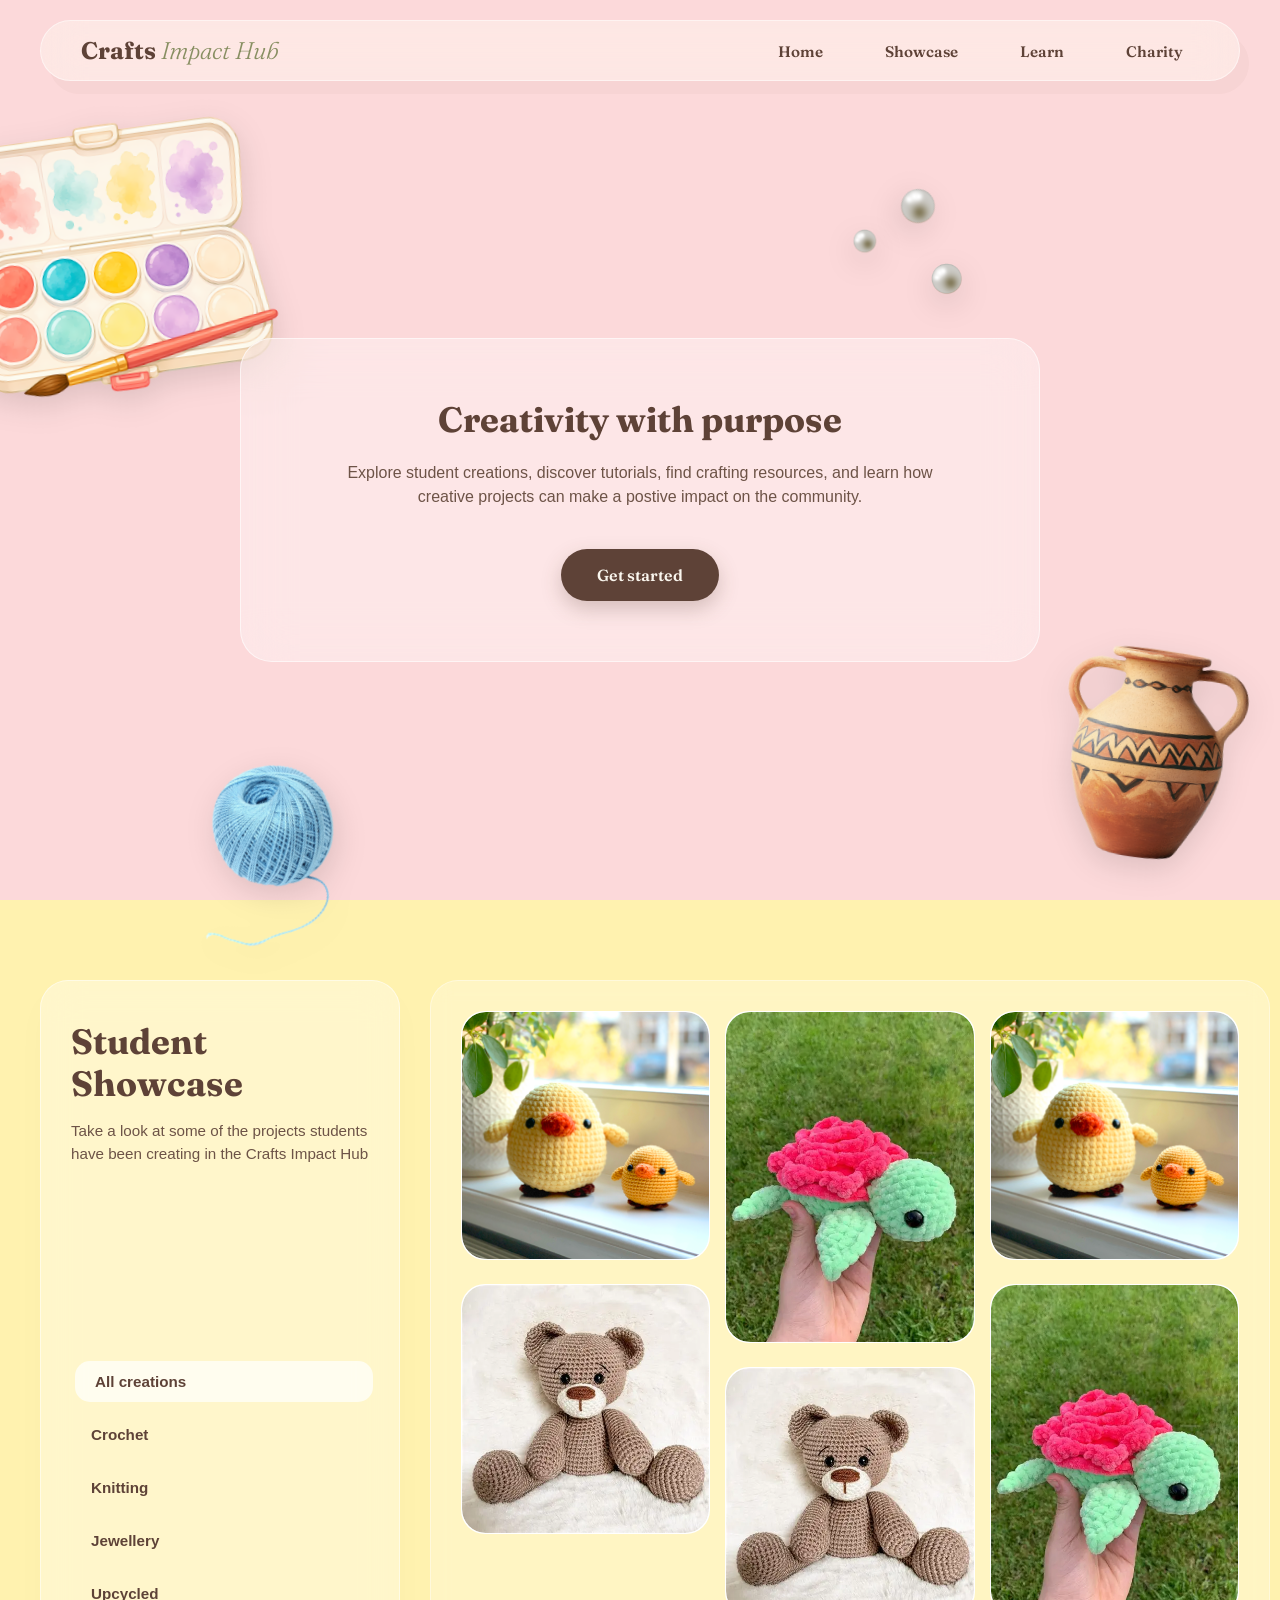
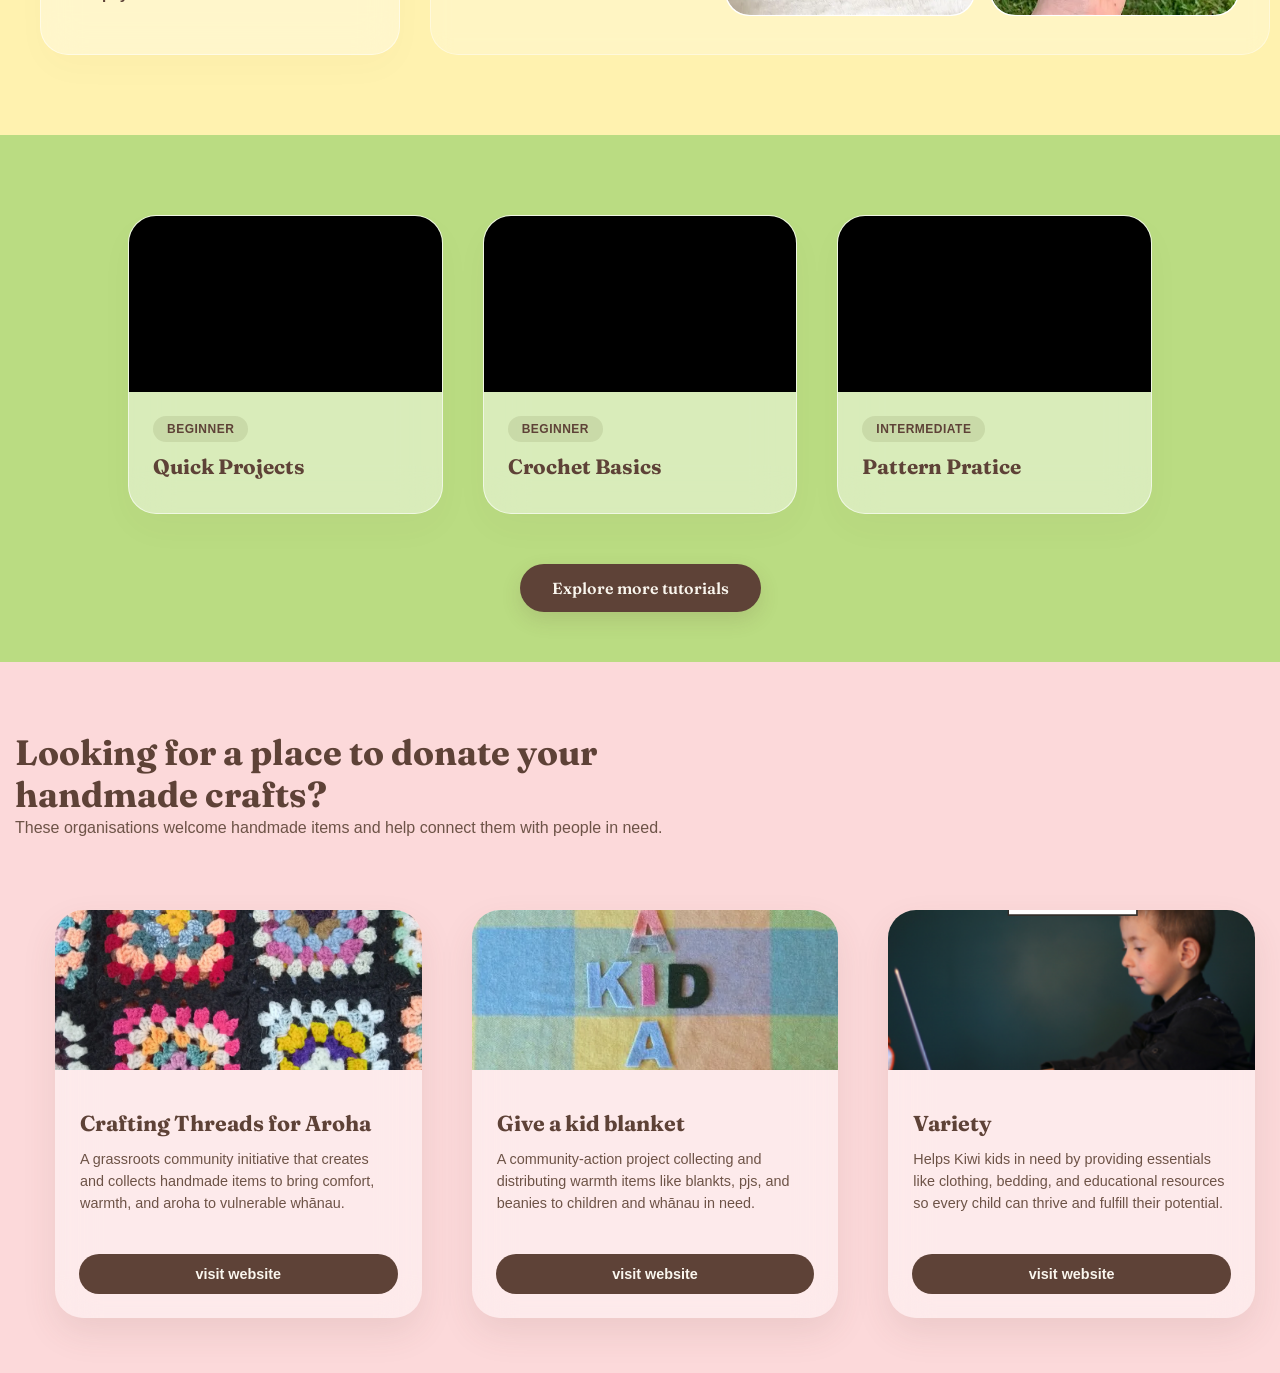
<file: index.html>
<!DOCTYPE html>
<html lang="en">
<head>
    <meta charset="UTF-8">
    <meta name="viewport" content="width=device-width, initial-scale=1.0">
    <title>Crafts Impact Hub Website</title>
<link rel="preconnect" href="https://fonts.googleapis.com">
<link rel="preconnect" href="https://fonts.gstatic.com" crossorigin>
<link href="https://fonts.googleapis.com/css2?family=Fraunces:wght@300;400;600;700;800&display=swap" rel="stylesheet">
    <link rel="stylesheet" href="css/style.css">
    <link rel="stylesheet" href="css/tutorials.css">
    <link rel="stylesheet" href="css/charity.css">

</head>
<body>

    <nav>
        <div class="navbar-container"> 
            <div class="navbar-glass">
            <div class="logo">
                Crafts <span>Impact Hub</span>
            </div>

            <ul class="nav-links">
                <li><a href="#hero">Home</a></li>
                <li><a href="#showcase">Showcase</a></li>
                <li><a href="#Tutorials">Learn</a></li>
                <li><a href="#charity">Charity</a></li>
            </ul>
        </div>
        </div>
    </nav>

    <section id="hero" class = "hero-container">
    <img src="images/hp_stickers/palette.png"
    alt="craft color palette" class="sticker sticker-palette"
    aria-hidden="true">

    <img src="images/hp_stickers/pottery.png"
    alt="pottery pot" class="sticker sticker-pottery"
    aria-hidden="true">

    <img src="images/hp_stickers/pearls.png"
    alt="white pearls" class="sticker sticker-pearl1"
    aria-hidden="true">

    <img src="images/hp_stickers/pearls.png"
    alt="white pearls" class="sticker sticker-pearl2"
    aria-hidden="true">

    <img src="images/hp_stickers/pearls.png"
    alt="white pearls" class="sticker sticker-pearl3"
    aria-hidden="true">

    <img src="images/hp_stickers/yarn.png"
    alt="blue yarn" class="sticker sticker-yarn"
    aria-hidden="true">


        <div class ="hero-glass-card">
            <h1>Creativity with purpose</h1>
            <p>Explore student creations, discover tutorials, find crafting resources, and learn how creative projects can make a postive impact on the community.</p>
            
        <a href="#showcase" class="btn-primary">Get started</a>
        </div>
        </section>  


     <section id="showcase" class ="showcase-container">
        <div class="showcase-split-layout">
            <div class="showcase-sidebar-glass">
                <div class="sidebar-header">
                    <h2>Student Showcase</h2>
                    <p>Take a look at some of the projects students have been creating in the Crafts Impact Hub</p>
                </div>

                <ul class="sidebar-filters">
                    <li><button class="filter-btn active" data-filter="all" aria-pressed="true">All creations</button></li>
                    <li><button class="filter-btn" data-filter="crochet" aria-pressed="false">Crochet</button></li>
                    <li><button class="filter-btn" data-filter="ceramics" aria-pressed="false">Knitting</button></li>
                    <li><button class="filter-btn" data-filter="jewelry" aria-pressed="false">Jewellery</button></li>
                    <li><button class="filter-btn" data-filter="upcycled" aria-pressed="false">Upcycled</button></li>
                
                </ul>
            </div>
            
            <div class="gallery-scroll-box">
            <div class="pinterest-grid">

                <div class="pin-card" data-category="crochet">
                    <img src="images/duck.jpg" alt="crochet flower">
                <div class="glass-overlay">
                <h3>Crochet Flower</h3>
                <p>by someone</p>
            </div>
            </div>

            <div class="pin-card" data-category="jewelry">
                <img src="images/bear.webp" alt="crochet flower">
                <div class="glass-overlay">
                <h3>Jewellery</h3>
                <p>by someone</p>
            </div>
            </div>

            <div class="pin-card" data-category="upcycled">
                <img src="images/turtle.webp" alt="crochet flower">
                <div class="glass-overlay">
                <h3>Jewellery</h3>
                <p>by someone</p>
            </div>
            </div>

            <div class="pin-card" data-category="ceramics">
                <img src="images/bear.webp" alt="crochet flower">
                <div class="glass-overlay">
                <h3>Jewellery</h3>
                <p>by someone</p>
            </div>
            </div>

            <div class="pin-card" data-category="crochet">
                    <img src="images/duck.jpg" alt="crochet flower">
                <div class="glass-overlay">
                <h3>Crochet Flower</h3>
                <p>by someone</p>
            </div>
            </div>

            <div class="pin-card" data-category="jewelry">
                <img src="images/turtle.webp" alt="crochet flower">
                <div class="glass-overlay">
                <h3>Jewellery</h3>
                <p>by someone</p>
            </div>
            </div>
            </div>
            </div>

            </div>
    </section>

    <section id="Tutorials" class="learn-container">
        <div class="learn-header">
        </div>
        <div class="tutorials-grid">
            <article class="tutorials-card">
                    <div class="video-container">
                        <iframe
                            src="https://www.youtube.com/embed/DKAKxjnA8aY"
                            title="Quick Projects"
                            allow="accelerometer; autoplay; clipboard-write; encrypted-media; gyroscope; picture-in-picture"
                            allowfullscreen>
                        </iframe>
                    </div>
                    <div class="card-details">
                        <span class="skill-badge">Beginner</span>
                        <h3>Quick Projects</h3>
                        </div>
            </article>

           <article class = "tutorials-card">
                    <div class="video-container">
                        <iframe
                            src="https://www.youtube.com/embed/3PAu4Piyclc"
                            title="Crochet Basics"
                            allow="accelerometer; autoplay; clipboard-write; encrypted-media; gyroscope; picture-in-picture"
                            allowfullscreen>
                        </iframe>
                    </div>
                    <div class="card-details">
                        <span class="skill-badge">Beginner</span>
                        <h3>Crochet Basics</h3>
                        </div>
            </article>

            <article class = "tutorials-card">
                    <div class="video-container">
                        <iframe
                            src="https://www.youtube.com/embed/7j22vG4Toa0"
                            title="Crochet Basics"
                            allow="accelerometer; autoplay; clipboard-write; encrypted-media; gyroscope; picture-in-picture"
                            allowfullscreen>
                        </iframe>
                    </div>
                    <div class="card-details">
                        <span class="skill-badge">Intermediate</span>
                        <h3>Pattern Pratice</h3>
                        </div>
                    </article>
                    </div>

                    <div class="learn-action">
                        <a href="tutorials.html" class="btn-explore">Explore more tutorials</a>
                    </div>
                    </section>

            <section id="charity" class="charity-container">
            <div class="charity-header">
                <h2>Looking for a place to donate your handmade crafts?</h2>

                <p>These organisations welcome handmade items and help connect them with people in need.</p>
                </div>

                <div class="charity-grid">
                    <article class="charity-card">
                        <div class="charity-card-img">
                            <img src="images/crafting thread of aroha.png" alt="Crafting Threads">
                        </div>
                        <div class="charity-card-content">
                            <h3>Crafting Threads for Aroha</h3>
                            <p>A grassroots community initiative that creates and collects handmade items to bring comfort, warmth, and aroha to vulnerable whānau.</p>
                        </div>
                        <a href="https://www.craftingthreadsofaroha.nz/" target="_blank" rel="noopener noreferrer" class="btn-charity">visit website</a>
                    </article>

                    <article class="charity-card">
                        <div class="charity-card-img">
                            <img src="images/give a kid a blanket.webp" alt="Give a kid blanket">
                        </div>
                        <div class="charity-card-content">
                            <h3>Give a kid blanket</h3>
                            <p>A community-action project collecting and distributing warmth items like blankts, pjs, and beanies to children and whānau in need.</p>
                        </div>
                        <a href="https://giveakidablanket.co.nz/" target="_blank" rel="noopener noreferrer" class="btn-charity">visit website</a>
                    </article>

                    <article class="charity-card">
                        <div class="charity-card-img">
                            <img src="images/variety.png" alt="Variety">
                        </div>
                        <div class="charity-card-content">
                            <h3>Variety</h3>
                            <p>Helps Kiwi kids in need by providing essentials like clothing, bedding, and educational resources so every child can thrive and fulfill their potential.</p>
                        </div>
                        <a href="https://www.variety.org.nz/" target="_blank" rel="noopener noreferrer" class="btn-charity">visit website</a>
                    </article>
                </div>
            </section>

            <script>
                const filterButtons = document.querySelectorAll('.filter-btn');
                const galleryCards = document.querySelectorAll('.pin-card');

                filterButtons.forEach(button => {
                    button.addEventListener('click', () => {
                        const selectedFilter = button.dataset.filter;
                        filterButtons.forEach(btn => {
                            btn.classList.remove('active');
                            btn.setAttribute('aria-pressed', 'false');
                        });

                        button.classList.add('active');
                        button.setAttribute('aria-pressed', 'true');

                        galleryCards.forEach(card => {
                            const cardCategory = card.dataset.category;

                            if (
                                selectedFilter === 'all' || 
                                cardCategory === selectedFilter 
                        ){
                                card.style.display = '';
                        } else {
                            card.style.display ='none';
                        }
                        });
                    });
                });
            </script>
        </body>
        </html>
</file>
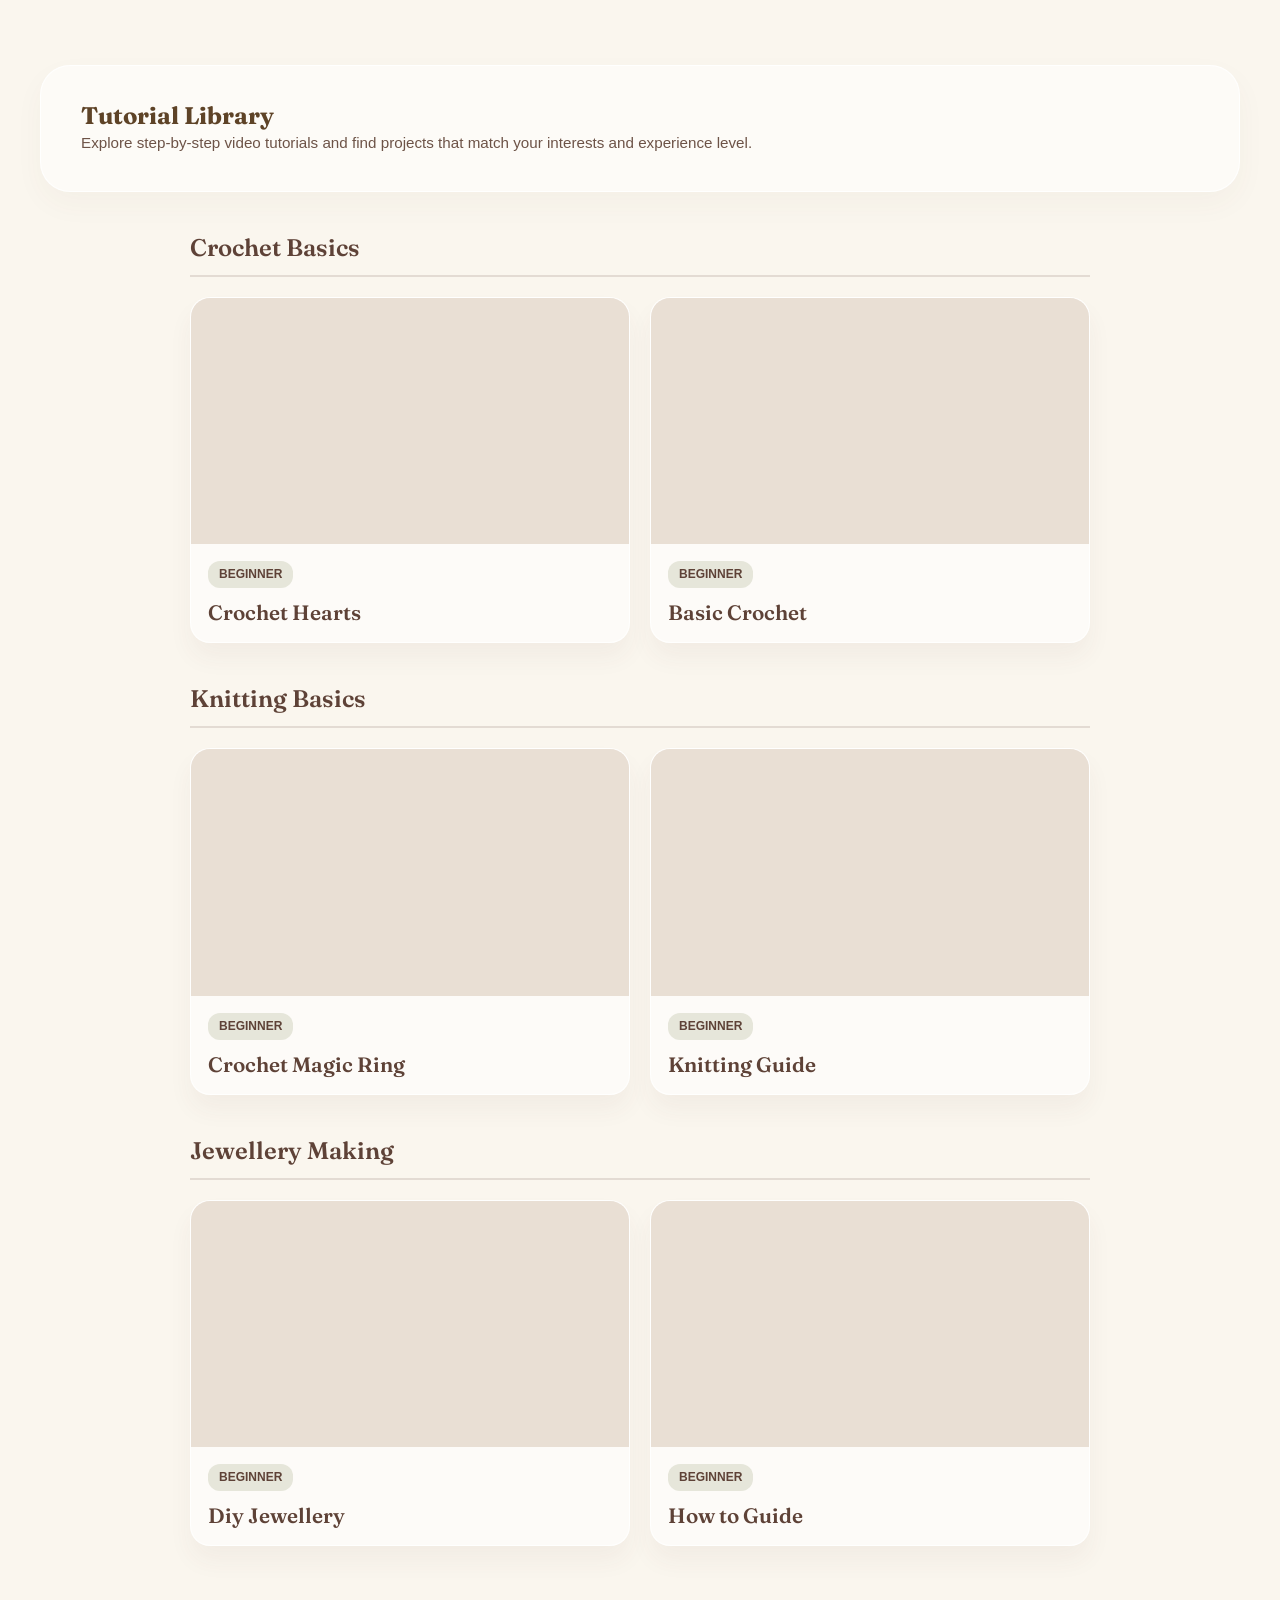
<file: tutorials.html>
<!DOCTYPE html>
<html lang="en">
<head>
    <meta charset="UTF-8">
    <meta name="viewport" content="width=device-width, initial-scale=1.0">
    <title>Craft Tutorials Library</title>
<link rel="preconnect" href="https://fonts.googleapis.com">
<link rel="preconnect" href="https://fonts.gstatic.com" crossorigin>
<link href="https://fonts.googleapis.com/css2?family=Fraunces:wght@300;400;600;700;800&display=swap" rel="stylesheet">
    <link rel="stylesheet" href="css/style.css">
    <link rel="stylesheet" href="css/tutorialsdb.css">
    <script src="tutorials.js" defer></script>

    <title>Tutorials Library Crafts Hub</title>
    </head>

    <body>

        <main class="tutorial-library">
            <header class="library-header">
                <h2>Tutorial Library</h2>
                <p>
                    Explore step-by-step video tutorials and find projects
                    that match your interests and experience level.
                </p>
            </header>

            <section id="video-sidebar"
            class="tutorial-library-content"
            aria-label="Craft tutorials by category">
            <p class="loading-message">Loading tutorials...</p>
        </section>
    </main>
    </body>
</html>
</file>
<file: css/style.css>
*{
    margin: 0;
    padding: 0;
    box-sizing: border-box;
}

html{
    scroll-behavior: smooth;
}

body{
    background-color: #faf6ee;
    font-family: 'Fraunces', serif;
    color: #5e4237;
    overflow-x: hidden;
}

.navbar-container{
    position: absolute;
    top: 0;
    left: 0;
    width:100%;
    z-index: 1000;
    padding: 20px 40px;
    display: flex;
    justify-content: center;
}

.navbar-glass{
    width: 100%;
    max-width: 1200px;
    display:flex;
    justify-content: space-between;
    align-items: center;
    padding: 15px 40px;
    background-color: rgba(255, 253, 242, 0.4);
    backdrop-filter: blur(20px);
    -webkit-backdrop-filter: blur(20px);
    border: 1px solid rgba(255, 255, 255, 0.5);
    border-radius: 50px;
    box-shadow: 9px 13px 0 rgba(94,66,55,0.03);
}
.logo{
    font-family: 'Fraunces', serif;
    font-size: 1.5rem;
    font-weight: 700;
    color: #5e4237;
}

.logo span{
    font-weight: 300;
    font-style: italic;
    color: #888f62;
}

.nav-links{
    display: flex;
    list-style: none;
    gap: 30px;
}

.nav-links a{
    text-decoration: none;
    color: #5e4237;
    font-size: 0.95rem;
    font-weight: 600;
    transition: color 0.3s ease;
    padding: 6px 16px;
    border-radius: 20px;
}

.nav-links a:hover, .nav-links{
    color: #5e4237;
}

.hero-container{
    position: relative;
    min-height: 100vh;
    background-color: #fcd9da;
    display: flex;
    align-items: center;
    justify-content: center;
    padding-top: 100px;
}

.hero-glass-card{
    position: relative;
    z-index: 10;
    background: rgba(255, 255, 255, 0.35);
    backdrop-filter: blur(25px);
    -webkit-backdrop-filter: blur(25);
    border: 1px solid rgba(255, 255, 255, 0.6);
    border-radius: 32px;
    padding: 60px 80px;
    max-width: 800px;
    text-align: center;
    box-shadow: 0 20px 60 rgba(94,66,55,0.03);
}

.hero-glass-card h1{
    font-size: 2.2rem;
    font-weight: 700;
    line-height: 1.2;
    margin-bottom: 15px;
    color: #5e4237;
    margin-bottom: 20px;
    display: inline-block;
}

.hero-glass-card p{
    font-family: sans-serif;
    font-size: 1rem;
    line-height: 1.5;
    color: #6d5347;
    margin-bottom: 40px;
}

.btn-primary{
    display: inline-block;
    background-color: #5e4237;
    color: #faf6ee;
    text-decoration: none;
    font-weight: 600;
    border-radius: 30px;
    padding: 16px 36px;
    transition: all 0.2s ease;
    box-shadow: 0 8px 20px rgba(94, 66, 55, 0.25);

}

.btn-primary:hover{
    box-shadow: 0 6px 0 #888f62;
    transform: translateY(-3px);
    box-shadow: 0 12px 30px rgba(94, 66, 55, 0.35);
}

.showcase-container{
    background-color: #fff2af;
    padding: 80px 40px;
    width: 100%;
    display: flex;
    justify-content: center;
}

.showcase-split-layout{
    display: flex;
    gap: 30px;
    width: 100%;
    max-width: 1300px;
}

.showcase-sidebar-glass{
    flex: 0 0 30%;
    background: rgba(255, 255, 255, 0.35);
    backdrop-filter: blur(20px);
    -webkit-backdrop-filter: blur(20px);
    border: 1px solid rgba(255, 255, 255, 0.5);
    border-radius: 28px;
    padding: 40px 30px;
    display: flex;
    flex-direction: column;
    justify-content: space-between;
    height: 75vh;
    box-shadow: 0 15px 35px rgba(94, 66, 55, 0.02);
}

.sidebar-header h2{
    font-size: 2.2rem;
    font-weight: 700;
    line-height: 1.2;
    margin-bottom: 15px;
    color: #5e4237;
}

.sidebar-header p{
    font-family: sans-serif;
    font-size: 0.95rem;
    line-height: 1.5;
    color: #6d5347;
}

.sidebar-filters{
    list-style: none;
    display: flex;
    flex-direction: column;
    gap: 12px;
    margin-top: 30px;
}

.filter-btn{
    width: 100%;
    text-align: left;
    background: transparent;
    border: none;
    font-family: sans-serif;
    font-size: 0.95rem;
    font-weight: 600;
    color: #5e4237;
    padding: 12px 20px;
    border-radius: 15px;
    cursor: pointer;
    transition: all 0.25s ease;
}

.filter-btn:hover, .filter-btn.active{
    background: rgba(255, 255, 255, 0.7);
    color: #5e4237;
    transform: translateX(4px);
}

.gallery-scroll-box{
    flex: 0 0 70%;
    height: 75vh;
    background: rgba(255, 255, 255, 0.25);
    backdrop-filter: blur(10px);
    -webkit-backdrop-filter: blur(10px);
    border: 1px solid rgba(255, 255, 255, 0.4);
    border-radius: 28px;
    padding: 30px;
    overflow-x: hidden;
    overflow-y: auto;
    scrollbar-width: thin;
}

.gallery-scroll-box::-webkit-scrollbar{
    width: 8px;
}
.gallery-scroll-box::-webkit-scrollbar-track{
    background: rgba(255, 255, 255, 0.1);
    border-radius: 10px;
}
.gallery-scroll-box::-webkit-scrollbar-thumb{
    background: rgba(94, 66, 55, 0.25);
    border-radius: 10px;
}

.pinterest-grid{
    column-count:3;
    column-gap: 15px;
    width: 100%;
}

.pin-card{
    position: relative;
    display: inline-block;
    width: 100%;
    margin-bottom: 20px;
    overflow: hidden;
    border-radius: 24px;
    background-color: #fff;
    border: 1px solid rgba(255, 255, 255, 0.4);
    transition: transform 0.4s cubic-bezier(0.165, 0.84, 0.44, 1), box-shadow 0.4s ease;
    transform: translateZ(0);
}

.pin-card img{
    width: 100%;
    height: auto;
    display: block;
    border-radius: 24px;
}

.item-short{grid-row-end: span 16;}
.item-medium{grid-row-end: span 22;}
.item-tall{grid-row-end: span 28;}

.pin-card:hover{
    transform: translateY(-5px);
    box-shadow: 0 20px 40px rgba(94,66,55,0.08);
}

.pin-card:hover img{
    transform: scale(1.02);
}

.glass-overlay{
    position: absolute;
    bottom: 0;
    left: 0;
    width: 100%;
    padding: 24px;
    background: rgba(255, 253, 242, 0.8);
    backdrop-filter: blur(12px);
    -webkit-backdrop-filter: blur(12px);
    border-top: 1px solid rgba(255, 255, 255, 0.4);
    border-bottom-left-radius: 24px;
    border-top-right-radius: 24px;
    transform: translateY(100%);
    transition: transform 0.35s cubic-bezier(0.25, 0.46, 0.45, 0.94)
}

.pin-card:hover .glass-overlay{
    transform: translateY(0);
}

.glass-overlay h3{
    font-size: 1.15rem;
    font-family: 'Fraunces', serif;
    color: #2b1e19;
    margin-bottom: 2px;
}

.glass-overlay p{
    font-size: 0.85rem;
    font-family: 'Inter', serif;
    color: #6d5347;
}

@media (max-width: 968px){
    .showcase-split-layout{
        flex-direction: column;
    }
    .showcase-sidebar-glass, .gallery-scroll-box{
        flex: 0 0 100%;
        height: auto;
    }
    .pinterest-grid{
        column-count: 2;
    }
}

@media (max-width: 600px){
    .showcase-container{
        padding: 40px 20px
    }
    .pinterest-grid{
        column-count: 1;
    }
}

.sticker{
    position: absolute;
    display: block;
    height: auto;
    object-fit: contain;
    pointer-events: none;
    user-select: none;
    z-index: 2;
    filter: drop-shadow(0 10px 15px rgba(0,0,0,0.12));
}

.sticker-palette{
    width: 350px;
    top: 90px;
    left: -60px;
    transform: rotate(-8deg);
}

.sticker-pottery{
    width: 240px;
    right: 10px;
    bottom: 30px;
    transform: rotate(8deg);
}

.sticker-pearl1{
    width: 40px;
    top: 260px;
    right: 313px;
    z-index: 12;
}

.sticker-pearl2{
    width: 30px;
    top: 227px;
    right: 400px;
    z-index: 12;
}

.sticker-pearl3{
    width: 45px;
    top: 185px;
    right: 340px;
    z-index: 12;
    transform: rotate(30deg);
}

.sticker-yarn{
    width: 240px;
    left: 130px;
    bottom: -80px;
    transform: rotate(-20deg);
}


@media (max-width: 768px){
    .sticker-palette{
        width: 75%;
        left: 0;
    }

    .sticker-hero-pottery{
        width: 70px;
        right: 0;
    }

    .sticker-hero-pearls{
        width: 45px;
    }

}
</file>
<file: css/tutorials.css>
.learn-container{
    background-color: #badc82;
    padding-bottom: 50px;
    padding-top: 80px;
    width: 100%;
    display: flex;
    flex-direction: column;
    align-items: center;
}

.tutorials-grid{
    display: grid;
    grid-template-columns: repeat(3, 1fr);
    gap: 40px;
    max-width: 1200px;
    width: 80%;
}

.tutorials-card{
    width: 100%;
    height: auto;
    background-color: rgba(255, 255, 255, 0.45);
    backdrop-filter: blur(20px);
    -webkit-backdrop-filter: blur(20px);
    border: 1px solid rgba(255, 255, 255, 0.6);
    border-radius: 28px;
    overflow: hidden;
    display: flex;
    flex-direction: column;
    box-shadow: 0 15px 35px rgba(94, 66, 55, 0.03);
    transition: transform 0.35s ease, box-shadow 0.35s ease;
}

.video-container{
    position: relative;
    width: 100%;
    padding-top: 56.25%;
    background-color: #000;
}

.video-container iframe{
    position: absolute;
    height: 100%;
    top: 0;
    left: 0;
    width: 100%;
    border: none;
}

.card-details{
    padding: 24px;
    display: flex;
    flex-direction: column;
    flex-grow: 1;
}

.skill-badge{
    align-self: flex-start;
    background-color: rgba(136, 143, 98 , 0.2);
    color: #5e4237;
    font-family: sans-serif;
    font-size: 0.75rem;
    font-weight: 700;
    padding: 6px 14px;
    border-radius: 20px;
    text-transform: uppercase;
    letter-spacing: 0.5px;
    margin-bottom: 12px;
}

.card-details h3{
    font-family: 'Fraunces', serif;
    font-size: 1.3rem;
    color: #5e4237;
    margin-bottom: 10px;
}

.materials-list{
    font-family: sans-serif;
    font-size: 0.8rem;
    line-height: 1.4;
    color: #6d5347;
    margin-top: auto;
}

.learn-action{
    margin-top: 50px;
}

.btn-explore{
    display: inline-block;
    background-color: #5e4237;
    color: #faf6ee;
    text-decoration: none;
    font-family: 'Fraunces', serif;
    font-size: 1rem;
    font-weight: 600;
    border-radius: 30px;
    padding: 14px 32px;
    transition: all 0.3s ease;
    box-shadow: 0 8px 20px rgba(94, 66, 55, 0.15);
}

.btn-explore:hover{
    background-color: #888f62;
    transform: translateY(-2px);
    box-shadow: 0 12px 24px rgba(94, 66, 55, 0.2);
}

@media(max-width: 1024px) {
    .tutorials-grid{
        grid-template-columns: repeat(2, 1fr);
    }
}

@media(max-width: 650px) {
    .tutorials-grid{
        grid-template-columns: 1fr;
    }

    .learn-container{
        padding: 60px 20px;
    }
}
</file>
<file: css/charity.css>
.charity-container{
    background-color: #fcd9da;
    width: 100%;
    box-sizing: border-box;
    padding: 45px 40px;
    display: flex;
    flex-direction: column;
    align-items: center;
    border-radius: 0;
}

.charity-header{
    text-align: left;
    max-width: 750px;
    width: 100%;
    margin-right: 500px;
    margin-bottom: 55px;
    margin-top: 25px;
}

.charity-header h2{
    font-family: 'Fraunces', serif;
    color: #5e4237;
    font-size: 2.2rem;
    font-weight: 700;
    line-height: 1.2;
    margin-bottom: 0 0 12px;
}

.charity-header p{
    font-family: sans-serif;
    font-size: 1rem;
    line-height: 1.5;
    color: #6d5347;
    margin: 0;
}

.charity-grid{
    display: grid;
    grid-template-columns: repeat(3, 1fr);
    gap: 50px;
    max-width: 1300px;
    width: 100%;
    margin-left: 30px;
    margin-top: 15px;
    margin-bottom: 10px;
}

.charity-card{
    background: rgba(255, 255, 255, 0.45);
    backdrop-filter: blur(20px);
    -webkit-backdrop-filter: blur(20px);
    border-radius: 28px;
    padding: 0;
    display: flex;
    flex-direction: column;
    justify-content: space-between;
    box-shadow: 0 15px 35px rgba(94, 66, 55, 0.1);
    transition: transform 0.3s ease, box-shadow 0.3s ease;
    overflow: hidden;
}

.charity-card:hover{
    transform: translateY(-5px);
    box-shadow: 0 20px 40px rgba(94, 66, 55, 0.1);
}

.charity-card-img{
    width: 100%;
    height: 160px;
    overflow: hidden;
    background-color: #5e4237;
}

.charity-card-img img{
    width: 100%;
    height: 100%;
    object-fit: cover;
    transition: transform 0.3s ease;
}

.charity-card-content{
    display: flex;
    flex-direction: column;
    padding: 40px 25px 40px 25px;
}

.charity-card-content h3{
    font-family: 'Fraunces', serif;
    font-size: 1.35rem;
    color: #5e4237;
    margin-bottom: 12px;
}

.charity-card-content p{
    font-family: sans-serif;
    font-size: 0.9rem;
    line-height: 1.5;
    color: #6d5347;
}

.btn-charity{
    margin: 0 24px 24px 24px;
    display: inline-block;
    text-align: center;
    background-color: #5e4237;
    color: #faf6ee;
    text-decoration: none;
    font-family: sans-serif;
    font-size: 0.9rem;
    font-weight: 600;
    border-radius: 25px;
    padding: 12px 20px;
    transition: all 0.3s ease;
}

.btn-charity:hover{
    background-color: #888f62;
    transform: translateY(-2px);
}

@media (max-width: 1024px){
    .charity-grid{
        grid-template-columns: repeat(2, 1fr);
    }
}

@media (max-width: 600px){
    .charity-grid{
        grid-template-columns: 1fr;
    }
}
</file>
<file: css/tutorialsdb.css>
.tutorial-library{
    min-height: 100vh;
    padding: 65px 40px 80px;
    background-color: #faf6ee;
    color: #5e4327;
}

.library-header{
    max-width: 1200px;
    margin: 0 auto 55px;
    padding: 35px 40px;
    background: rgba(255, 255, 255, 0.55);
    border: 1px solid rgba(255, 255, 255, 0.85);
    border-radius: 26px;
    box-shadow: 0 12px 30px rgba(94, 66, 55, 0.04);
}

.library-header h1{
    font-family: 'Fraunces', serif;
    font-size: 2.8rem;
    color: #5e4327;
    font-weight: 700;
    line-height: 1.2;
    margin: 0 0 15px;
}

.library-header p{
    max-width: 720px;
    font-family: sans-serif;
    font-size: 1rem;
    line-height: 1.7;
    color: #6d5347;
    margin: 0;
}

.tutorial-library-content{
    max-width: 900px;
    margin: 0 auto;
}

.category-group{
    margin-bottom: 55px;
}

.category-group:last-child{
margin-bottom: 0;
}

.category-group h2{
    font-family: 'Fraunces', serif;
    font-family: 1.8rem;
    font-weight: 600;
    line-height: 1.3;
    color: #5e4237;
    margin: 0 0 25px;
    padding-bottom: 12px;
    border-bottom: 2px solid rgba( 94, 66, 55, 0.15);
}

.tutorials-grid{
    display: grid;
    grid-template-columns: repeat(3, 1fr);
    gap: 25px;
    align-items: start;
}

.tutorials-card{
    min-width: 0;
    background-color: rgba(255, 255, 255, 0.6);
    border: 1px solid rgba(255, 255, 255, 0.8);
    border-radius: 20px;
    overflow: hidden;
    display: flex;
    flex-direction: column;
    box-shadow: 0 15px 25px rgba(94, 66, 55, 0.05);
    transition: transform 0.25s ease, box-shadow 0.25s ease;
}

.tutorials-card:hover{
    transform: translateY(-4px);
    box-shadow: 0 18px 32px rgba(94, 66, 55, 0.1);
}

.video-container{
    position: relative;
    width: 100%;
    aspect-ratio: 16/9;
    padding-top: 56.25%;
    background-color: #e9dfd4;
}

.video-container iframe{
    position: absolute;
    top: 0;
    left: 0;
    width: 100%;
    height: 100%;
    border: none;
}

.card-details{
    padding: 20px;
    display: flex;
    flex-direction: column;
    align-items: flex-start;
    gap: 12px;
}

.skill-badge{
    display: inline-block;
    background-color: rgba(136, 143, 98 , 0.2);
    color: #5e4237;
    font-family: sans-serif;
    font-size: 0.75rem;
    font-weight: 700;
    line-height: 1.4;
    padding: 5px 11px;
    border-radius: 12px;
    text-transform: uppercase;
}

.card-details h3{
    font-family: 'Fraunces', serif;
    font-size: 1.3rem;
    font-weight: 600;
    color: #5e4237;
    margin: 0;
    overflow-wrap: anywhere;
}

.loading-message,
.error-message{
    font-family: sans-serif;
    font-size: 1rem;
    line-height: 1.6;
    color: #6d5347;
    padding: 20px 0;
}


@media (max-width: 950px){
    .tutorial-library{
        padding: 45px 30px 60px;
    }
}

.tutorials-grid{
    grid-template-columns: repeat(2, minmax(0, 1fr));
    gap: 20px;
}

.library-header{
    margin-bottom: 40px;
    border-radius: 30px;
}

.library-header h1{
    font-size: 2.4rem;
}

.library-header p{
    font-size: 0.95rem;
}

.category-group{
    margin-bottom: 40px;
}

.category-group h2{
    font-size: 1.5rem;
    margin-bottom: 20px;
}

.card-details{
    padding: 17px;
}


@media (prefers-reduced-motion: reduce){
    .tutorials-card,
    .tutorials-card:hover{
        transition: none;
        transform: none;
    }
}
</file>
